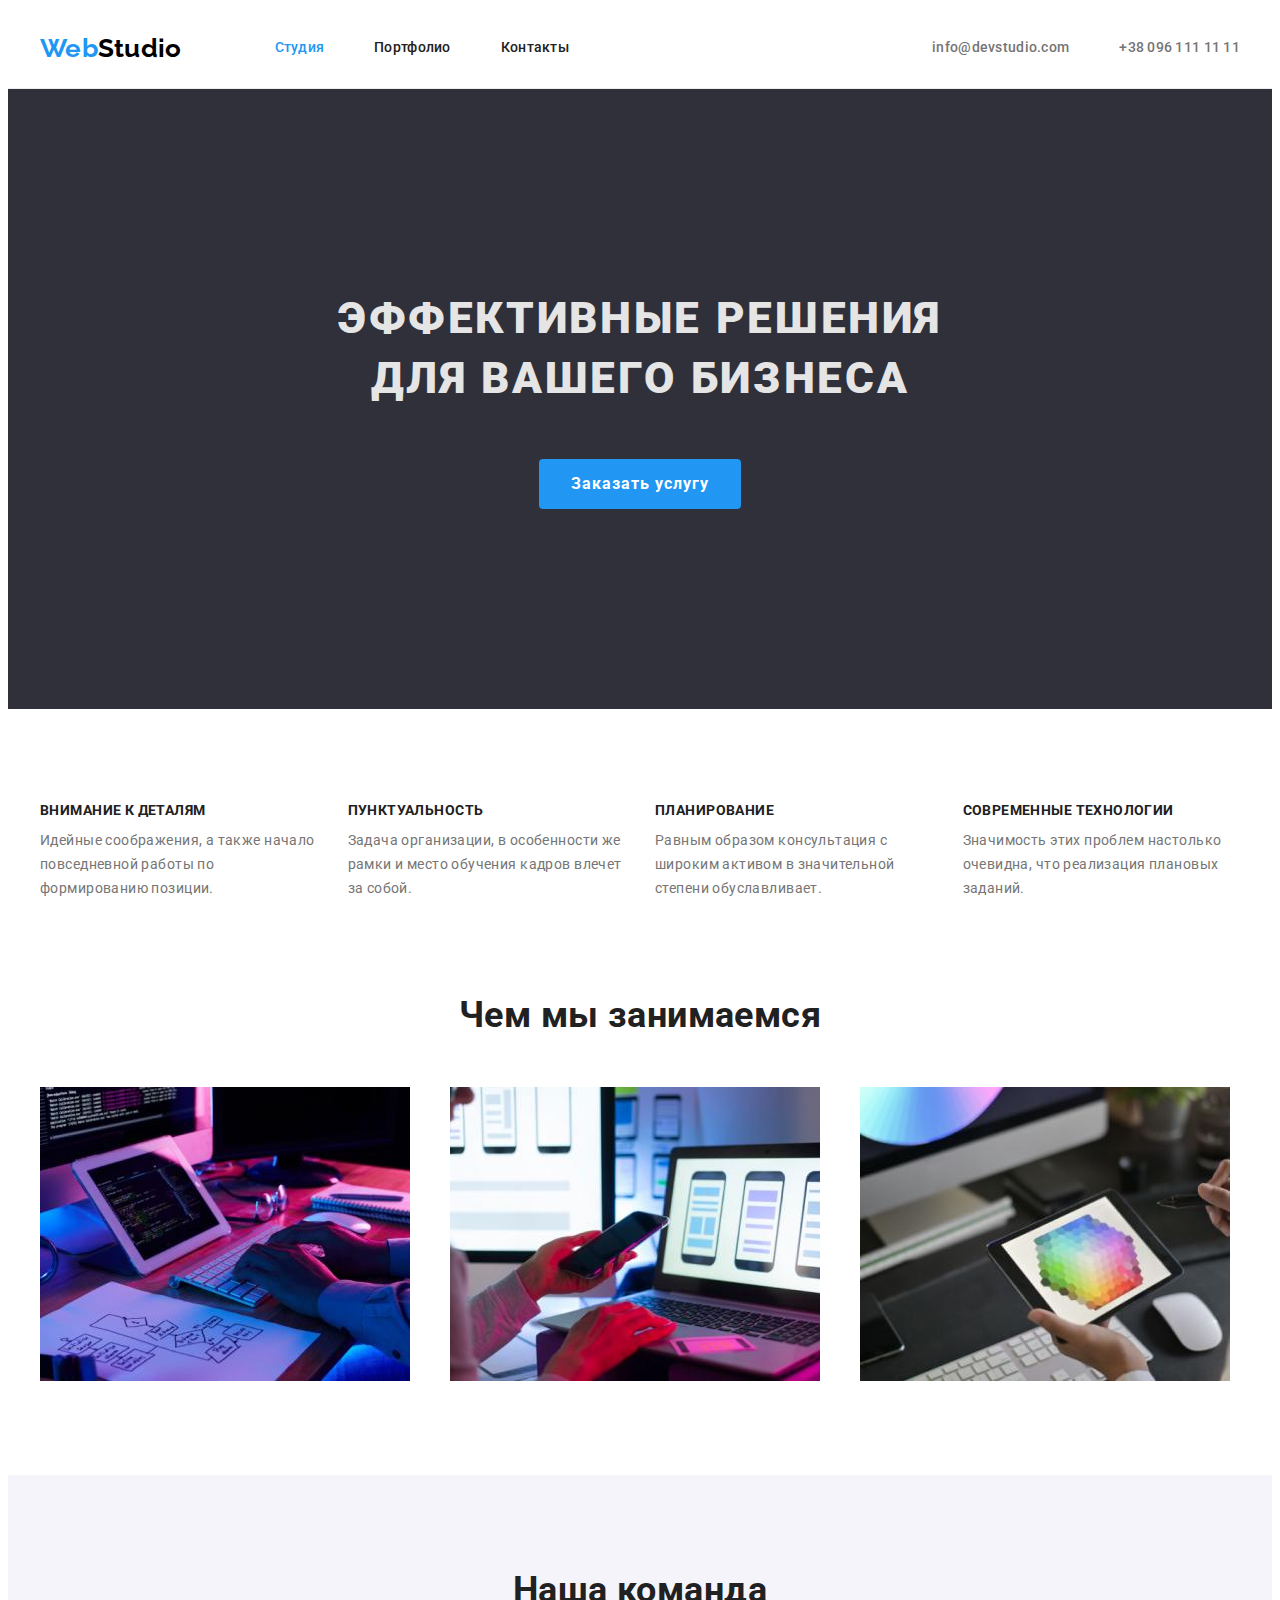
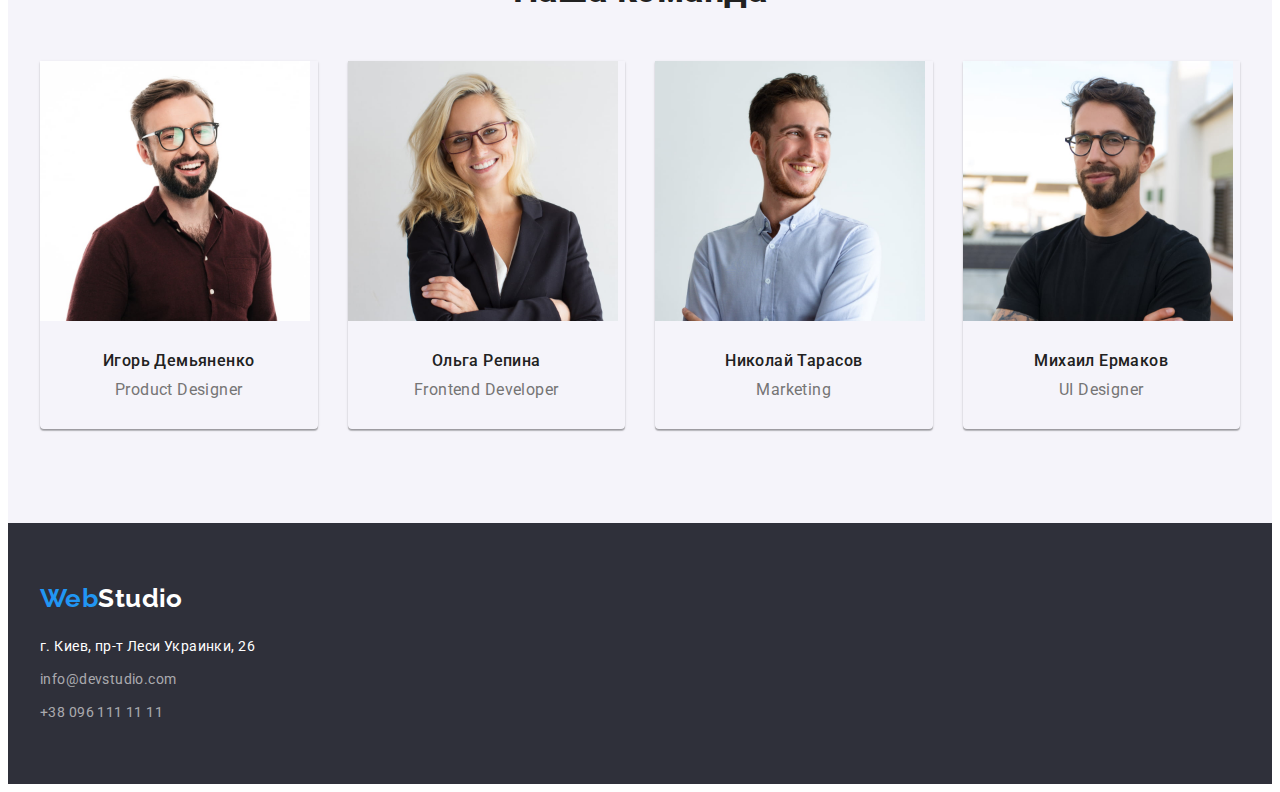
<file: index.html>
<!DOCTYPE html>
<html lang="ru">
  <head>
    <meta charset="UTF-8" />
    <meta http-equiv="X-UA-Compatible" content="IE=edge" />
    <meta name="viewport" content="width=device-width, initial-scale=1.0" />
    <title>Студия</title>
    <link
      rel="stylesheet"
      href="https://cdnjs.cloudflare.com/ajax/libs/modern-normalize/1.1.0/modern-normalize.min.css"
      integrity="sha512-wpPYUAdjBVSE4KJnH1VR1HeZfpl1ub8YT/NKx4PuQ5NmX2tKuGu6U/JRp5y+Y8XG2tV+wKQpNHVUX03MfMFn9Q=="
      crossorigin="anonymous"
      referrerpolicy="no-referrer"
    />
    <link
      href="https://fonts.googleapis.com/css2?family=Raleway:wght@700&family=Roboto:wght@400;500;700;900&display=swap"
      rel="stylesheet"
    />
    <link rel="stylesheet" href="./css/styles.css" />
  </head>
  <body>
    <!--Шапка страницы-->
    <header class="header">
      <div class="conteiner header-conteiner">
        <nav class="site-nav">
          <a class="link logo" lang="en" href="/">
            Web<span class="logo-end-black">Studio</span>
          </a>
          <ul class="header-list list">
            <li class="header-item">
              <a class="link header-link current" href="./index.html">Студия</a>
            </li>
            <li class="header-item">
              <a class="link header-link" href="./portfolio.html">Портфолио</a>
            </li>
            <li class="header-item">
              <a class="link header-link" href="">Контакты</a>
            </li>
          </ul>
        </nav>
        <ul class="contacts-list list">
          <li>
            <a
              class="link feedback fedback-link"
              href="mailto:info@devstudio.com"
            >
              info@devstudio.com</a
            >
          </li>
          <li>
            <a class="link feedback fedback-link" href="tel:+380961111111">
              +38 096 111 11 11</a
            >
          </li>
        </ul>
      </div>
    </header>

    <!--Основная информация-->
    <main class="main-page">
      <section class="hero">
        <div class="conteiner">
          <h1 class="hero-title">Эффективные решения для вашего бизнеса</h1>
          <button class="order-button" type="button">Заказать услугу</button>
        </div>
      </section>

      <section class="importance section">
        <div class="conteiner">
          <h2 class="visually-hidden">Важность</h2>
          <ul class="importance-list list importance-section card-set">
            <li class="importance-item card-item">
              <h3 class="importance-title">Внимание к деталям</h3>
              <p class="importance-text">
                Идейные соображения, а также начало повседневной работы по
                формированию позиции.
              </p>
            </li>
            <li class="importance-item card-item">
              <h3 class="importance-title">Пунктуальность</h3>
              <p class="importance-text">
                Задача организации, в особенности же рамки и место обучения
                кадров влечет за собой.
              </p>
            </li>
            <li class="importance-item card-item">
              <h3 class="importance-title">Планирование</h3>
              <p class="importance-text">
                Равным образом консультация с широким активом в значительной
                степени обуславливает.
              </p>
            </li>
            <li class="importance-item card-item">
              <h3 class="importance-title">Современные технологии</h3>
              <p class="importance-text">
                Значимость этих проблем настолько очевидна, что реализация
                плановых заданий.
              </p>
            </li>
          </ul>
        </div>
      </section>

      <section class="about section">
        <div class="conteiner">
          <h2 class="section-title about-title">Чем мы занимаемся</h2>
          <ul class="list about-list card-set">
            <li class="card-item">
              <img
                src="./images/comp.jpg"
                alt="Работа за компьютером"
                width="370"
                height="294"
              />
            </li>
            <li class="card-item">
              <img
                src="./images/laptop.jpg"
                alt="Приложение на всех устройствах"
                width="370"
                height="294"
              />
            </li>
            <li class="card-item">
              <img
                src="./images/planshet.jpg"
                alt="Работа на планшете"
                width="370"
                height="294"
              />
            </li>
          </ul>
        </div>
      </section>

      <section class="team section">
        <div class="conteiner">
          <h2 class="section-title members-title">Наша команда</h2>
          <ul class="list team-list card-set">
            <li class="team-item card-item">
              <img
                src="./images/ihor.jpg"
                alt="Игорь Демьяненко"
                width="270"
                height="260"
              />
              <div class="team-wrapper">
                <h3 class="team-title">Игорь Демьяненко</h3>
                <p lang="en" class="description team-possition">
                  Product Designer
                </p>
              </div>
            </li>

            <li class="team-item card-item">
              <img
                src="./images/olga.jpg"
                alt="Ольга Репина"
                width="270"
                height="260"
              />
              <div class="team-wrapper">
                <h3 class="team-title">Ольга Репина</h3>
                <p lang="en" class="description team-possition">
                  Frontend Developer
                </p>
              </div>
            </li>
            <li class="team-item card-item">
              <img
                src="./images/nikolay.jpg"
                alt="Николай Тарасов"
                width="270"
                height="260"
              />
              <div class="team-wrapper">
                <h3 class="team-title">Николай Тарасов</h3>
                <p lang="en" class="description team-possition">Marketing</p>
              </div>
            </li>
            <li class="team-item card-item">
              <img
                src="./images/mike.jpg"
                alt="Михаил Ермаков"
                width="270"
                height="260"
              />
              <div class="team-wrapper">
                <h3 class="team-title">Михаил Ермаков</h3>
                <p lang="en" class="description team-possition">UI Designer</p>
              </div>
            </li>
          </ul>
        </div>
      </section>
    </main>

    <!--Подвал сайта-->
    <footer class="footer">
      <div class="conteiner">
        <div class="logo-footer">
          <a class="link logo" lang="en" href="/"
            >Web<span class="end-logo-white">Studio</span></a
          >
        </div>
        <address class="main-contacts">
          <ul class="list">
            <li class="main-contacts-items">
              <a
                class="link footer-adress"
                href="https://goo.gl/maps/99sPaowpTAShFHaD9"
                target="_blank"
                rel="nofollow noopener noreferrer"
                >г. Киев, пр-т Леси Украинки, 26</a
              >
            </li>
            <li class="main-contacts-items">
              <a class="link footer-info" href="mailto:info@devstudio.com"
                >info@devstudio.com</a
              >
            </li>
            <li class="main-contacts-items">
              <a class="link footer-info" href="tel:+380961111111"
                >+38 096 111 11 11</a
              >
            </li>
          </ul>
        </address>
      </div>
    </footer>
  </body>
</html>
</file>
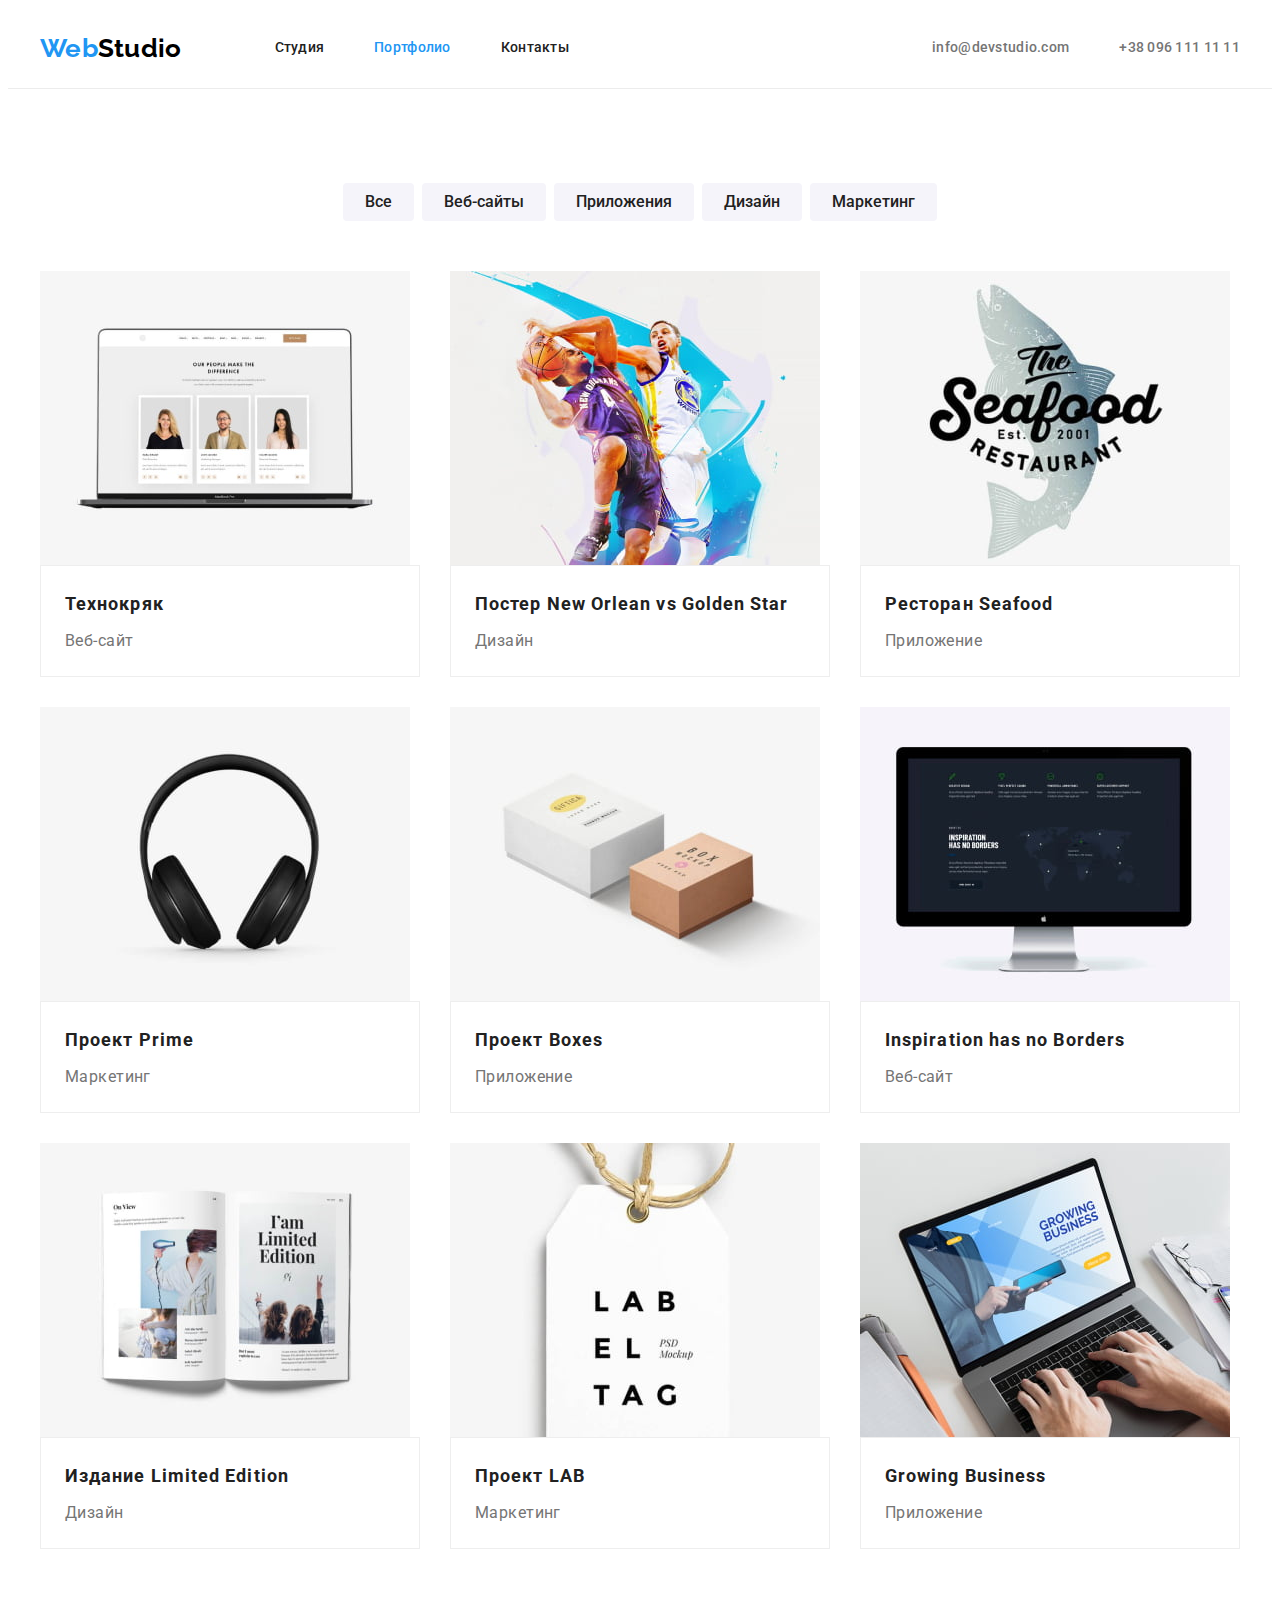
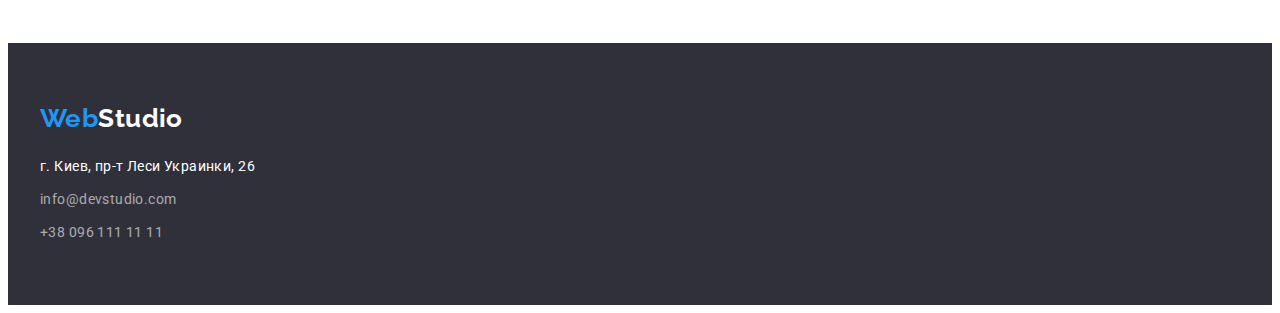
<file: portfolio.html>
<!DOCTYPE html>
<html lang="ru">
  <head>
    <meta charset="UTF-8" />
    <meta http-equiv="X-UA-Compatible" content="IE=edge" />
    <meta name="viewport" content="width=device-width, initial-scale=1.0" />
    <title>Портфолио</title>
    <link
      rel="stylesheet"
      href="https://cdnjs.cloudflare.com/ajax/libs/modern-normalize/1.1.0/modern-normalize.min.css"
      integrity="sha512-wpPYUAdjBVSE4KJnH1VR1HeZfpl1ub8YT/NKx4PuQ5NmX2tKuGu6U/JRp5y+Y8XG2tV+wKQpNHVUX03MfMFn9Q=="
      crossorigin="anonymous"
      referrerpolicy="no-referrer"
    />
    <link
      href="https://fonts.googleapis.com/css2?family=Raleway:wght@700&family=Roboto:wght@400;500;700;900&display=swap"
      rel="stylesheet"
    />
    <link rel="stylesheet" href="./css/styles.css" />
  </head>
  <body>
    <!--Шапка страницы-->
    <header class="header">
      <div class="conteiner header-conteiner">
        <nav class="site-nav">
          <a class="link logo" lang="en" href="/"
            >Web<span class="logo-end-black">Studio</span></a
          >

          <ul class="header-list list">
            <li class="header-item">
              <a class="link header-link" href="./index.html">Студия</a>
            </li>
            <li class="header-item">
              <a class="link header-link current" href="./portfolio.html"
                >Портфолио</a
              >
            </li>
            <li class="header-item">
              <a class="link header-link" href="">Контакты</a>
            </li>
          </ul>
        </nav>
        <ul class="contacts-list list">
          <li>
            <a
              class="link feedback fedback-link"
              href="mailto:info@devstudio.com"
            >
              info@devstudio.com</a
            >
          </li>
          <li>
            <a class="link feedback fedback-link" href="tel:+380961111111">
              +38 096 111 11 11</a
            >
          </li>
        </ul>
      </div>
    </header>

    <!--Портфолио-->
    <main>
      <section class="portfolio section">
        <div class="conteiner">
          <h1 class="visually-hidden">Портфолио</h1>
          <ul class="filters-list list">
            <li class="filters-item">
              <button class="filters-button" type="button">Все</button>
            </li>
            <li class="filters-item">
              <button class="filters-button" type="button">Веб-сайты</button>
            </li>
            <li class="filters-item">
              <button class="filters-button" type="button">Приложения</button>
            </li>
            <li class="filters-item">
              <button class="filters-button" type="button">Дизайн</button>
            </li>
            <li class="filters-item">
              <button class="filters-button" type="button">Маркетинг</button>
            </li>
          </ul>

          <ul class="projects-list list card-set">
            <li class="projects-item card-item">
              <a class="link projects-examples" href="">
                <img
                  src="./images/projectfirst.jpg"
                  alt="Веб-сайт Технокряк"
                  width="370"
                  height="294"
                />
                <div class="portfolio-wrapper">
                  <h2 class="projects-title">Технокряк</h2>
                  <p class="projects-text">Веб-сайт</p>
                </div>
              </a>
            </li>

            <li class="projects-item card-item">
              <a class="link projects-examples" href="">
                <img
                  src="./images/projectsecond.jpg"
                  alt="Постер с двумя баскетбалистами"
                  width="370"
                  height="294"
                />
                <div class="portfolio-wrapper">
                  <h2 class="projects-title">
                    Постер New Orlean vs Golden Star
                  </h2>
                  <p class="projects-text">Дизайн</p>
                </div>
              </a>
            </li>

            <li class="projects-item card-item">
              <a class="link projects-examples" href="">
                <img
                  src="./images/projectthird.jpg"
                  alt="Название Seafood на фоне рыбы"
                  width="370"
                  height="294"
                />
                <div class="portfolio-wrapper">
                  <h2 class="projects-title">Ресторан Seafood</h2>
                  <p class="projects-text">Приложение</p>
                </div>
              </a>
            </li>

            <li class="projects-item card-item">
              <a class="link projects-examples" href="">
                <img
                  src="./images/projectfourth.jpg"
                  alt="Чёрные накладные наушники на белом фоне"
                  width="370"
                  height="294"
                />
                <div class="portfolio-wrapper">
                  <h2 class="projects-title">Проект Prime</h2>
                  <p class="projects-text">Маркетинг</p>
                </div>
              </a>
            </li>

            <li class="projects-item card-item">
              <a class="link projects-examples" href="">
                <img
                  src="./images/projectfifth.jpg"
                  alt="Белая и крафтовая коробки"
                  width="370"
                  height="294"
                />
                <div class="portfolio-wrapper">
                  <h2 class="projects-title">Проект Boxes</h2>
                  <p class="projects-text">Приложение</p>
                </div>
              </a>
            </li>

            <li class="projects-item card-item">
              <a class="link projects-examples" href="">
                <img
                  src="./images/projectsixth.jpg"
                  alt="Чёрный монитор apple с надписью Inspiration has no Borders"
                  width="370"
                  height="294"
                />
                <div class="portfolio-wrapper">
                  <h2 lang="en" class="projects-title">
                    Inspiration has no Borders
                  </h2>
                  <p class="projects-text">Веб-сайт</p>
                </div>
              </a>
            </li>

            <li class="projects-item card-item">
              <a class="link projects-examples" href="">
                <img
                  src="./images/projectseventh.jpg"
                  alt="Открытый журнал с надписью I'm Limited Edition"
                  width="370"
                  height="294"
                />
                <div class="portfolio-wrapper">
                  <h2 class="projects-title">Издание Limited Edition</h2>
                  <p class="projects-text">Дизайн</p>
                </div>
              </a>
            </li>

            <li class="projects-item card-item">
              <a class="link projects-examples" href="">
                <img
                  src="./images/projecteighth.jpg"
                  alt="Белая картонная подвеска с надписью Lab EL TAG"
                  width="370"
                  height="294"
                />
                <div class="portfolio-wrapper">
                  <h2 class="projects-title">Проект LAB</h2>
                  <p class="projects-text">Маркетинг</p>
                </div>
              </a>
            </li>

            <li class="projects-item card-item">
              <a class="link projects-examples" href="">
                <img
                  src="./images/projectnineth.jpg"
                  alt="Белая и крафтовая коробки"
                  width="370"
                  height="294"
                />
                <div class="portfolio-wrapper">
                  <h2 lang="en" class="projects-title">Growing Business</h2>
                  <p class="projects-text">Приложение</p>
                </div>
              </a>
            </li>
          </ul>
        </div>
      </section>
    </main>

    <!--Подвал сайта-->
    <footer class="footer">
      <div class="conteiner">
        <div class="logo-footer">
          <a class="link logo" lang="en" href="/"
            >Web<span class="end-logo-white">Studio</span></a
          >
        </div>
        <address class="main-contacts">
          <ul class="list">
            <li class="main-contacts-items">
              <a
                class="link footer-adress"
                href="https://goo.gl/maps/99sPaowpTAShFHaD9"
                target="_blank"
                rel="nofollow noopener noreferrer"
                >г. Киев, пр-т Леси Украинки, 26</a
              >
            </li>
            <li class="main-contacts-items">
              <a class="link footer-info" href="mailto:info@devstudio.com"
                >info@devstudio.com</a
              >
            </li>
            <li class="main-contacts-items">
              <a class="link footer-info" href="tel:+380961111111"
                >+38 096 111 11 11</a
              >
            </li>
          </ul>
        </address>
      </div>
    </footer>
  </body>
</html>
</file>
<file: css/styles.css>
/* цвет фона #E5E5E5 */
/* цвет героя и подвала #2F303A */
/* цвет актцента #2196F3 */
/* цвет заголовков #212121 */
/* цвет текста #757575 */
/* цвет наша команда и заголовков h3 #F5F4FA */
/* цвет мыла и телефона в подвале rgba(255, 255, 255, 0.6); */
:root {
  --primary-text-color: #757575;
  --accent-text-color: #2196f3;
  --title-text-color: #212121;
  --secondary-text-color: #000000;
  --logo-text-color: #ffffff;
  --primary-bg-color: #e5e5e5;
  --secondary-bg-color: #2f303a;
  --hover-button-color: #188ce8;
  --item-text-color: #f5f4fa;
  --line-photo-color: #d9d9d9;
  --contacts-text-color: rgba(255, 255, 255, 0.6);
  --line-color: #ececec;
  --conteiner-color: #eeeeee;
  --card-gap: 30px;
  --card-items: 4;
}
body {
  font-size: 14px;
  line-height: 1.71;
  color: var(--primary-text-color);
  font-family: roboto, sans-serif;
  letter-spacing: 0.03em;
}
h1,
h2,
h3,
h4,
h5,
h6,
p {
  margin: 0;
}

ul,
ol {
  padding: 0;
  margin: 0;
}

img {
  display: block;
  max-width: 100%;
  height: auto;
}

.conteiner {
  padding-left: 15px;
  padding-right: 15px;
  width: 1200px;
  margin-right: auto;
  margin-left: auto;
}

.section {
  padding-top: 94px;
  padding-bottom: 94px;
}

.card-set {
  display: flex;
  flex-wrap: wrap;
  margin-left: calc(-1 * var(--card-gap));
  margin-top: calc(-1 * var(--card-gap));
}

.card-item {
  margin-top: var(--card-gap);
  margin-left: var(--card-gap);
  flex-basis: calc(100% / var(--card-items) - var(--card-gap));
}

.header {
  font-size: 14px;
  font-weight: 500;
  line-height: 1.14;
  letter-spacing: 0.02em;
  border-bottom: 1px solid var(--line-color);
}

.header-conteiner {
  display: flex;
  align-items: center;
}

.list {
  list-style: none;
}

.link {
  text-decoration: none;
  color: currentColor;
}
.logo {
  color: var(--accent-text-color);
  font-family: raleway, sans-serif;
  font-style: normal;
  font-weight: 700;
  font-size: 26px;
  line-height: 1.19;
}

.logo-end-black {
  color: var(--secondary-text-color);
}

.end-logo-white {
  color: var(--logo-text-color);
}

.header .logo {
  margin-right: 93px;
  padding-top: 24px;
  padding-bottom: 24px;
}
.site-nav {
  color: var(--title-text-color);
  display: flex;
  align-items: center;
}

.header-link:hover,
.header-link:focus {
  color: var(--accent-text-color);
}

.site-nav .header-link.current {
  color: var(--accent-text-color);
}

.header-link {
  color: var(--title-text-color);
}

.contacts-list .feedback {
  color: var(--primary-text-color);
}

.header-link,
.fedback-link {
  padding-top: 32px;
  padding-bottom: 32px;
  display: flex;
  align-items: center;
}

.feedback:hover,
.feedback:focus {
  color: var(--accent-text-color);
}

/* .header-list .section {
  padding-top: 100px;
  padding-bottom: 100px;
} */

.contacts-list {
  display: flex;
  align-items: center;
  gap: 50px;
  margin-left: auto;
}

.header-list {
  display: flex;
  align-items: center;
  gap: 50px;
}

.section-title {
  color: var(--title-text-color);
  font-weight: 700;
  font-size: 36px;
  line-height: 1.17;
  text-align: center;
  margin-bottom: 50px;
}

.description-title {
  color: var(--title-text-color);
}

.description {
  color: var(--primary-text-color);
}

/* Основная информация */
/* Герой */

.hero {
  color: var(--primary-bg-color);
  background-color: var(--secondary-bg-color);
  padding: 200px 0;
  text-align: center;
}
.hero-title {
  font-weight: 900;
  font-size: 44px;
  line-height: 1.36;
  text-align: center;
  letter-spacing: 0.06em;
  text-transform: uppercase;
  margin-bottom: 50px;
  width: 696px;
  margin-left: auto;
  margin-right: auto;
}

.order-button:hover,
.order-button:focus {
  background-color: var(--hover-button-color);
}

.order-button {
  font-family: inherit;
  color: var(--logo-text-color);
  background-color: var(--accent-text-color);
  font-weight: 700;
  font-size: 16px;
  line-height: 1.88;
  letter-spacing: 0.06em;
  text-align: center;
  cursor: pointer;
  border-radius: 4px;
  padding: 10px 32px;
  border: none;
  min-width: 200px;
}

/* Важность */

.visually-hidden {
  position: absolute;
  width: 1px;
  height: 1px;
  margin: -1px;
  border: 0;
  padding: 0;
  white-space: nowrap;
  clip-path: inset(100%);
  clip: rect(0 0 0 0);
  overflow: hidden;
}

.importance-title {
  color: var(--title-text-color);
  font-size: 14px;
  font-weight: 700;
  line-height: 1.14;
  text-transform: uppercase;
  margin-bottom: 10px;
}
/* О студии */

.about {
  padding-top: 0;
}

.about-list {
  --card-items: 3;
}

/* .about-line {
  height: 92px;
  left: 215px;
  top: 1263px;
  background: var(--line-photo-color);
  margin-top: -92px;
  --card-items: 3;
  margin-left: 30px;
  border: 1px solid var(--secondary-text-color);
  box-shadow: 0px 4px 4px rgba(0, 0, 0, 0.25);
} */

/* Команда */
.team {
  background-color: var(--item-text-color);
}

.team-title {
  font-weight: 500;
  color: var(--title-text-color);
  margin-bottom: 10px;
}

.team-possition,
.team-title {
  font-size: 16px;
  line-height: 1.19;
  text-align: center;
}

.team-item {
  box-shadow: 0px 1px 3px rgba(0, 0, 0, 0.12), 0px 1px 1px rgba(0, 0, 0, 0.14),
    0px 2px 1px rgba(0, 0, 0, 0.2);
  border-radius: 0px 0px 4px 4px;
}

.team-wrapper {
  padding: 30px;
}

/* Подвал */
.footer {
  background-color: var(--secondary-bg-color);
  padding-top: 60px;
  padding-bottom: 60px;
}

.footer-info:hover,
.footer-info:focus {
  color: var(--primary-bg-color);
}
.logo-footer {
  margin-bottom: 20px;
}

.footer-adress {
  color: var(--logo-text-color);
}
.main-contacts-items:not(:last-child) {
  margin-bottom: 9px;
}
.footer-info {
  color: var(--contacts-text-color);
}

.main-contacts {
  font-style: normal;
}

/* Портфолио */
/* фильтры */

.filters-list {
  display: flex;
  gap: 8px;
  justify-content: center;
  margin-bottom: 50px;
}

.filters-button {
  font-family: inherit;
  font-weight: 500;
  font-size: 16px;
  line-height: 1.62;
  text-align: center;
  color: var(--title-text-color);
  background-color: var(--item-text-color);
  cursor: pointer;
  display: block;
  border-radius: 4px;
  border: 0;
  padding: 6px 22px;
}

.filters-button:hover,
.filters-button:focus {
  color: var(--logo-text-color);
  background-color: var(--accent-text-color);
}

.portfolio-wrapper {
  border-top: none;
  padding: 20px 24px;
  background: var(--logo-text-color);
  border: 1px solid var(--conteiner-color);
}
.projects-item {
  --card-items: 3;
  flex-basis: calc(100% / var((--card-items) - 2) - var(--card-gap));
}
.projects-title {
  font-weight: 700;
  font-size: 18px;
  line-height: 2;
  letter-spacing: 0.06em;
  color: var(--title-text-color);
  margin-bottom: 4px;
}

.projects-text {
  font-size: 16px;
  line-height: 1.88;
}
</file>
